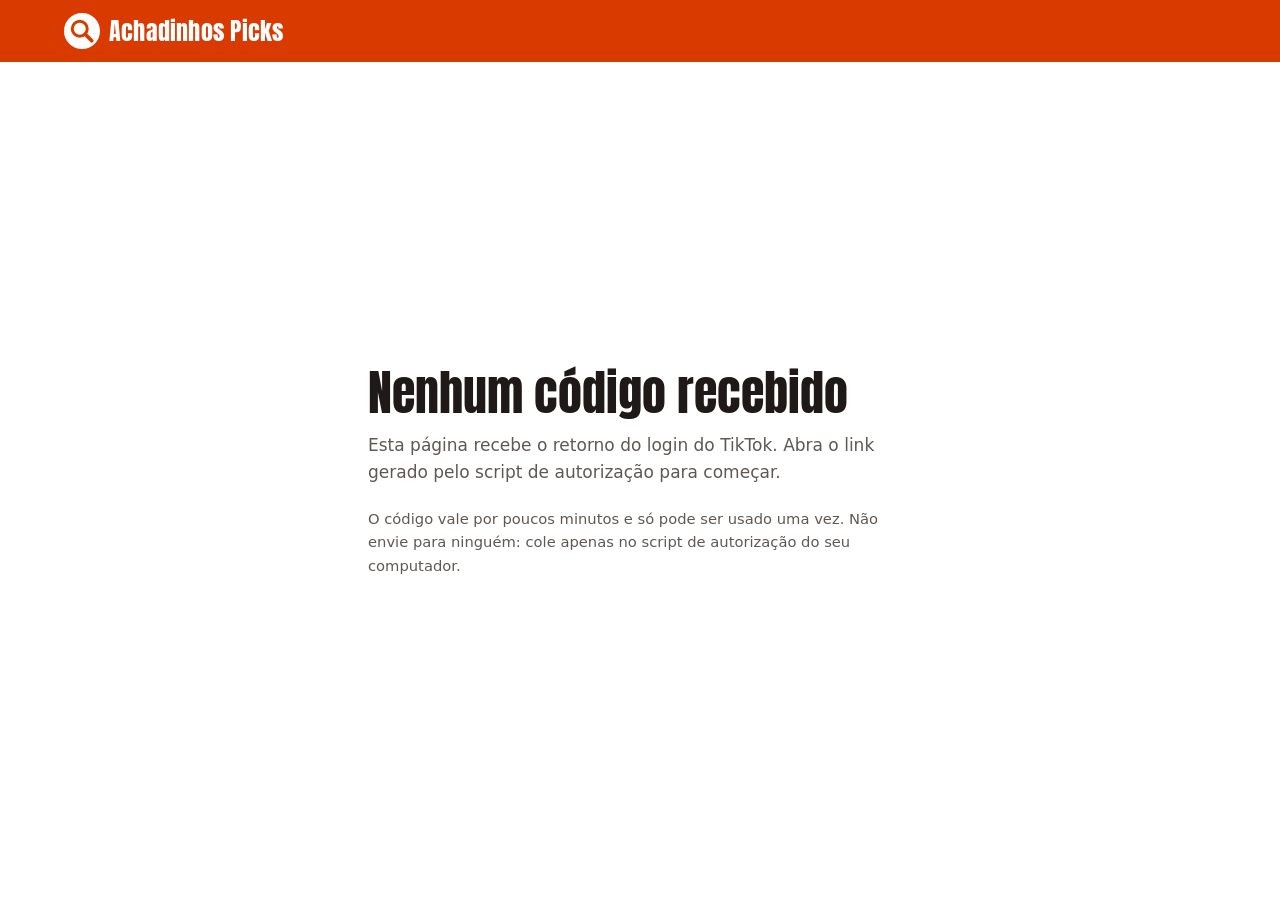
<file: callback.html>
<!doctype html>
<html lang="pt-BR">
<head>
  <meta charset="utf-8">
  <meta name="viewport" content="width=device-width, initial-scale=1">
  <!-- Só o script deste site roda aqui; nada externo. O code nunca sai desta página. -->
  <meta http-equiv="Content-Security-Policy" content="default-src 'none'; style-src 'self'; script-src 'self'; font-src 'self'; img-src 'self'; base-uri 'none'; form-action 'none'">
  <meta name="referrer" content="no-referrer">
  <meta name="robots" content="noindex">
  <title>Autorização do TikTok | Achadinhos Picks</title>
  <meta name="theme-color" content="#d93a00">
  <link rel="icon" href="favicon.svg?v=2" type="image/svg+xml">
  <link rel="stylesheet" href="style.css?v=4">
  <script src="callback.js" defer></script>
</head>
<body>
  <header class="barra">
    <div class="miolo">
      <a class="marca" href="./" aria-label="Achadinhos Picks, página inicial">
        <svg viewBox="0 0 48 48" aria-hidden="true"><circle cx="24" cy="24" r="24" fill="#fff"/><circle cx="21" cy="21" r="10" fill="none" stroke="#d93a00" stroke-width="4"/><path d="M28.5 28.5 37 37" stroke="#d93a00" stroke-width="5" stroke-linecap="round"/></svg>
        Achadinhos Picks
      </a>
    </div>
  </header>
  <main class="retorno">
    <div class="painel">
      <h1 id="titulo">Autorização do TikTok</h1>
      <p id="status" class="status" role="status">Lendo a resposta do TikTok.</p>
      <code id="codigo" class="codigo" hidden></code>
      <button id="copiar" class="botao acao" type="button" hidden>Copiar código</button>
      <p class="nota">O código vale por poucos minutos e só pode ser usado uma vez. Não envie para ninguém: cole apenas no script de autorização do seu computador.</p>
    </div>
  </main>
</body>
</html>
</file>
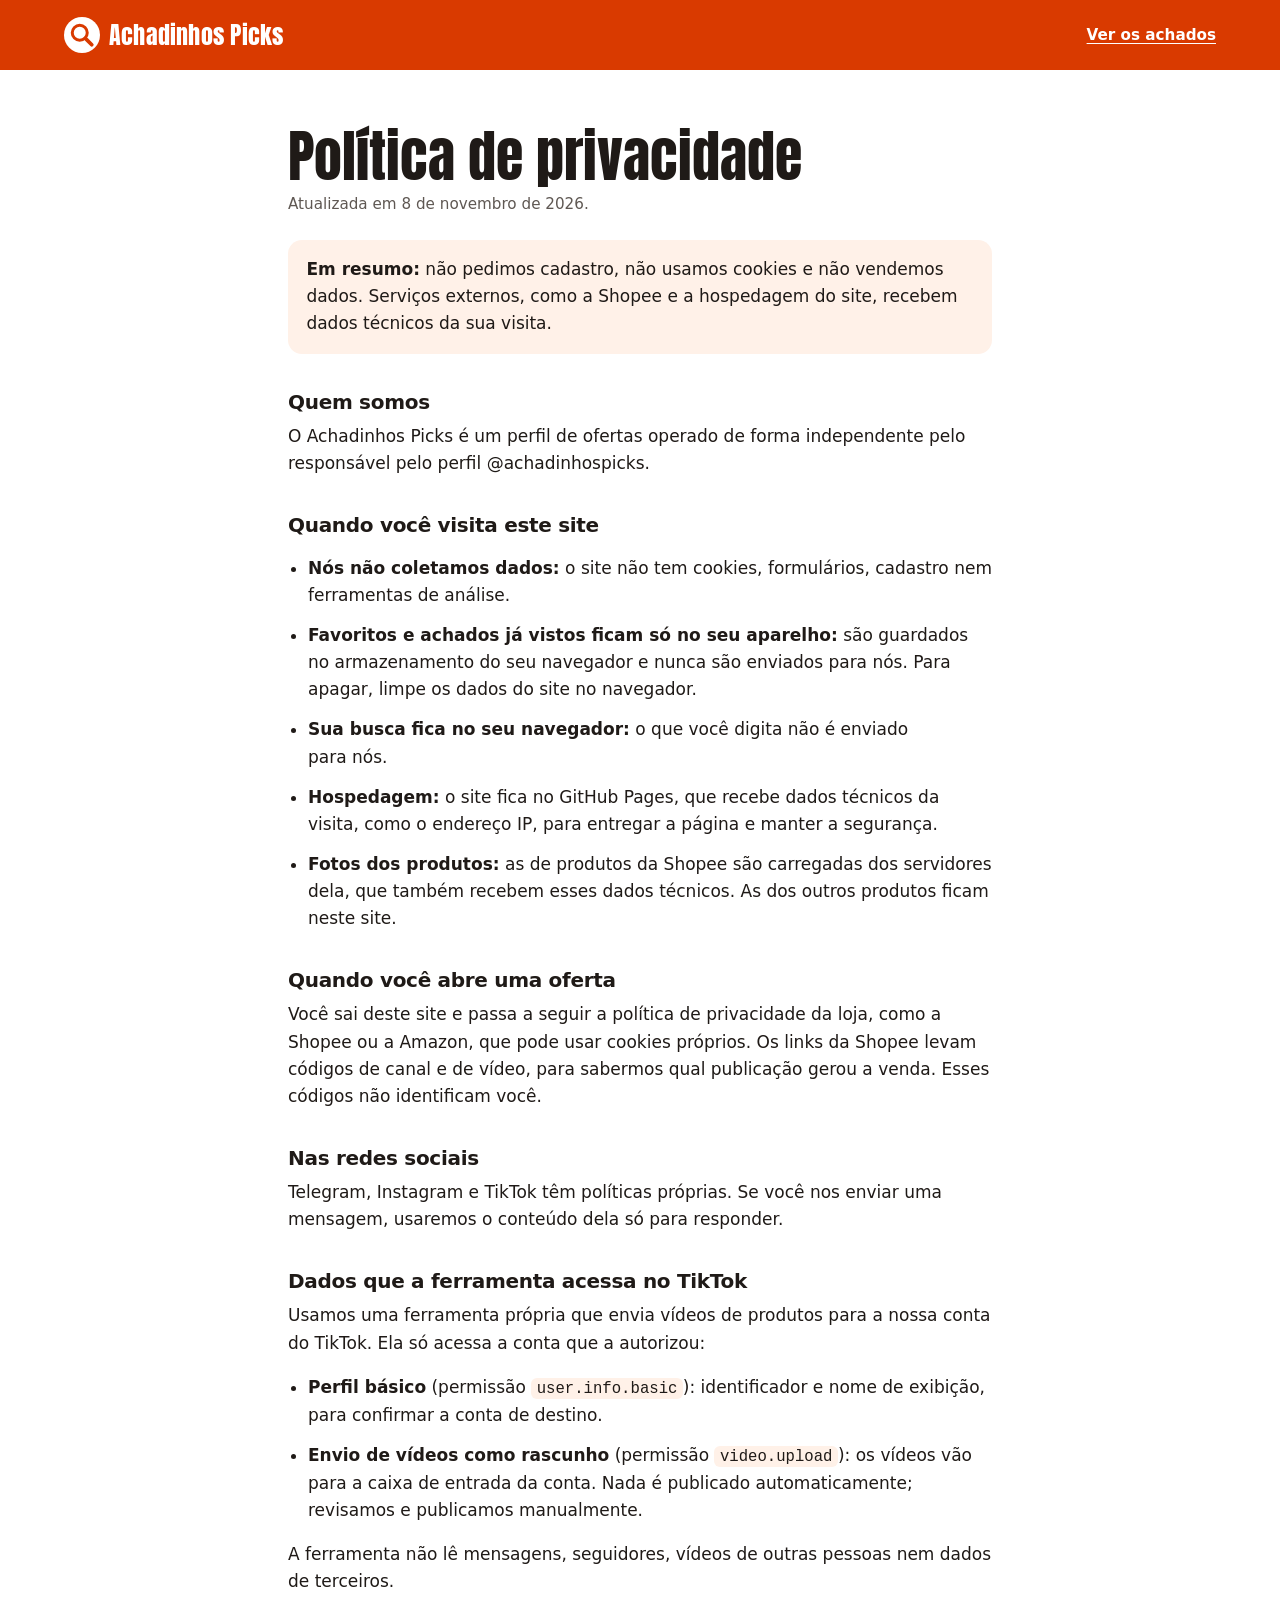
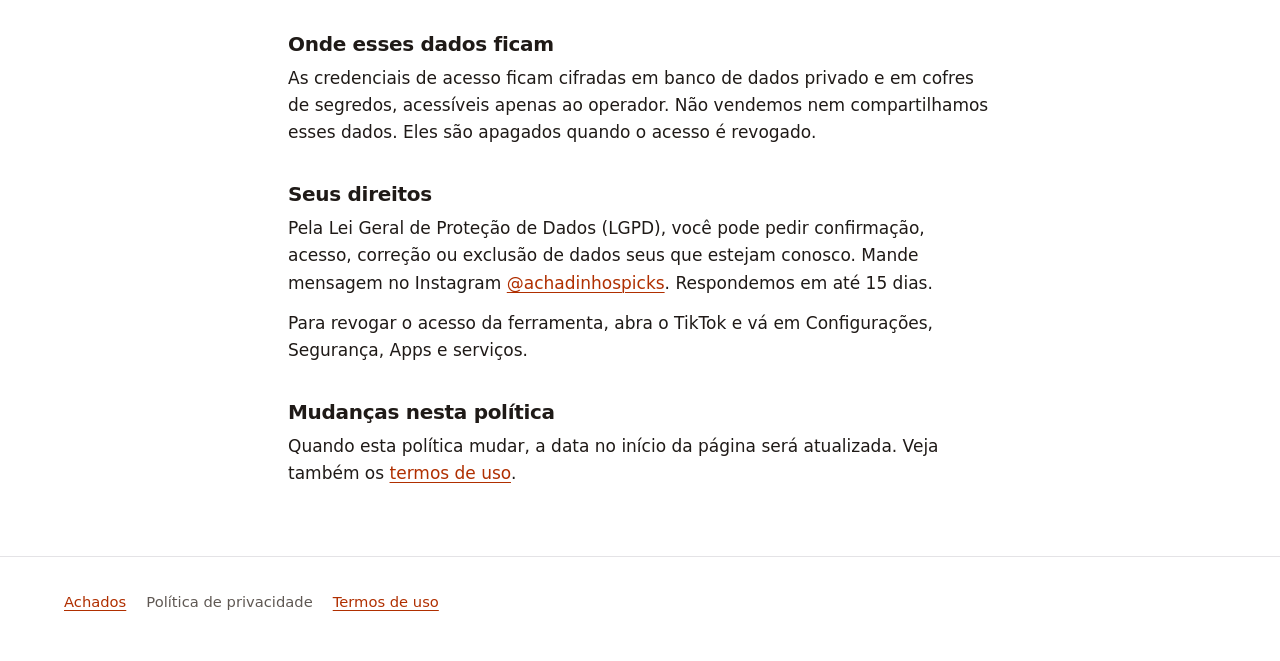
<file: privacidade.html>
<!doctype html>
<html lang="pt-BR">
<head>
  <meta charset="utf-8">
  <meta name="viewport" content="width=device-width, initial-scale=1">
  <meta http-equiv="Content-Security-Policy" content="default-src 'none'; style-src 'self'; font-src 'self'; img-src 'self'; base-uri 'none'; form-action 'none'">
  <meta name="referrer" content="strict-origin-when-cross-origin">
  <title>Política de privacidade | Achadinhos Picks</title>
  <meta name="description" content="Quais dados o site e a ferramenta do Achadinhos Picks usam, e como pedir a exclusão.">
  <meta name="theme-color" content="#d93a00">
  <link rel="icon" href="favicon.svg?v=2" type="image/svg+xml">
  <link rel="stylesheet" href="style.css?v=4">
</head>
<body>
  <a class="pular" href="#conteudo">Pular para o conteúdo</a>
  <header class="barra">
    <div class="miolo">
      <a class="marca" href="./" aria-label="Achadinhos Picks, página inicial">
        <svg viewBox="0 0 48 48" aria-hidden="true"><circle cx="24" cy="24" r="24" fill="#fff"/><circle cx="21" cy="21" r="10" fill="none" stroke="#d93a00" stroke-width="4"/><path d="M28.5 28.5 37 37" stroke="#d93a00" stroke-width="5" stroke-linecap="round"/></svg>
        Achadinhos Picks
      </a>
      <a class="voltar" href="./">Ver os achados</a>
    </div>
  </header>

  <main id="conteudo" class="documento">
    <h1>Política de privacidade</h1>
    <p class="data">Atualizada em 8 de novembro de 2026.</p>
    <p class="resumo"><strong>Em resumo:</strong> não pedimos cadastro, não usamos cookies e não vendemos dados. Serviços externos, como a Shopee e a hospedagem do site, recebem dados técnicos da sua visita.</p>

    <h2>Quem somos</h2>
    <p>O Achadinhos Picks é um perfil de ofertas operado de forma independente pelo responsável pelo perfil @achadinhospicks.</p>

    <h2>Quando você visita este site</h2>
    <ul>
      <li><strong>Nós não coletamos dados:</strong> o site não tem cookies, formulários, cadastro nem ferramentas de análise.</li>
      <li><strong>Favoritos e achados já vistos ficam só no seu aparelho:</strong> são guardados no armazenamento do seu navegador e nunca são enviados para nós. Para apagar, limpe os dados do site no navegador.</li>
      <li><strong>Sua busca fica no seu navegador:</strong> o que você digita não é enviado para nós.</li>
      <li><strong>Hospedagem:</strong> o site fica no GitHub Pages, que recebe dados técnicos da visita, como o endereço IP, para entregar a página e manter a segurança.</li>
      <li><strong>Fotos dos produtos:</strong> as de produtos da Shopee são carregadas dos servidores dela, que também recebem esses dados técnicos. As dos outros produtos ficam neste site.</li>
    </ul>

    <h2>Quando você abre uma oferta</h2>
    <p>Você sai deste site e passa a seguir a política de privacidade da loja, como a Shopee ou a Amazon, que pode usar cookies próprios. Os links da Shopee levam códigos de canal e de vídeo, para sabermos qual publicação gerou a venda. Esses códigos não identificam você.</p>

    <h2>Nas redes sociais</h2>
    <p>Telegram, Instagram e TikTok têm políticas próprias. Se você nos enviar uma mensagem, usaremos o conteúdo dela só para responder.</p>

    <h2>Dados que a ferramenta acessa no TikTok</h2>
    <p>Usamos uma ferramenta própria que envia vídeos de produtos para a nossa conta do TikTok. Ela só acessa a conta que a autorizou:</p>
    <ul>
      <li><strong>Perfil básico</strong> (permissão <code>user.info.basic</code>): identificador e nome de exibição, para confirmar a conta de destino.</li>
      <li><strong>Envio de vídeos como rascunho</strong> (permissão <code>video.upload</code>): os vídeos vão para a caixa de entrada da conta. Nada é publicado automaticamente; revisamos e publicamos manualmente.</li>
    </ul>
    <p>A ferramenta não lê mensagens, seguidores, vídeos de outras pessoas nem dados de terceiros.</p>

    <h2>Onde esses dados ficam</h2>
    <p>As credenciais de acesso ficam cifradas em banco de dados privado e em cofres de segredos, acessíveis apenas ao operador. Não vendemos nem compartilhamos esses dados. Eles são apagados quando o acesso é revogado.</p>

    <h2>Seus direitos</h2>
    <p>Pela Lei Geral de Proteção de Dados (LGPD), você pode pedir confirmação, acesso, correção ou exclusão de dados seus que estejam conosco. Mande mensagem no Instagram <a href="https://www.instagram.com/achadinhospicks" rel="noopener">@achadinhospicks</a>. Respondemos em até 15 dias.</p>
    <p>Para revogar o acesso da ferramenta, abra o TikTok e vá em Configurações, Segurança, Apps e serviços.</p>

    <h2>Mudanças nesta política</h2>
    <p>Quando esta política mudar, a data no início da página será atualizada. Veja também os <a href="termos.html">termos de uso</a>.</p>
  </main>

  <footer class="rodape">
    <div class="miolo">
      <nav aria-label="Páginas do site">
        <a href="./">Achados</a>
        <a href="privacidade.html" aria-current="page">Política de privacidade</a>
        <a href="termos.html">Termos de uso</a>
      </nav>
    </div>
  </footer>
</body>
</html>
</file>
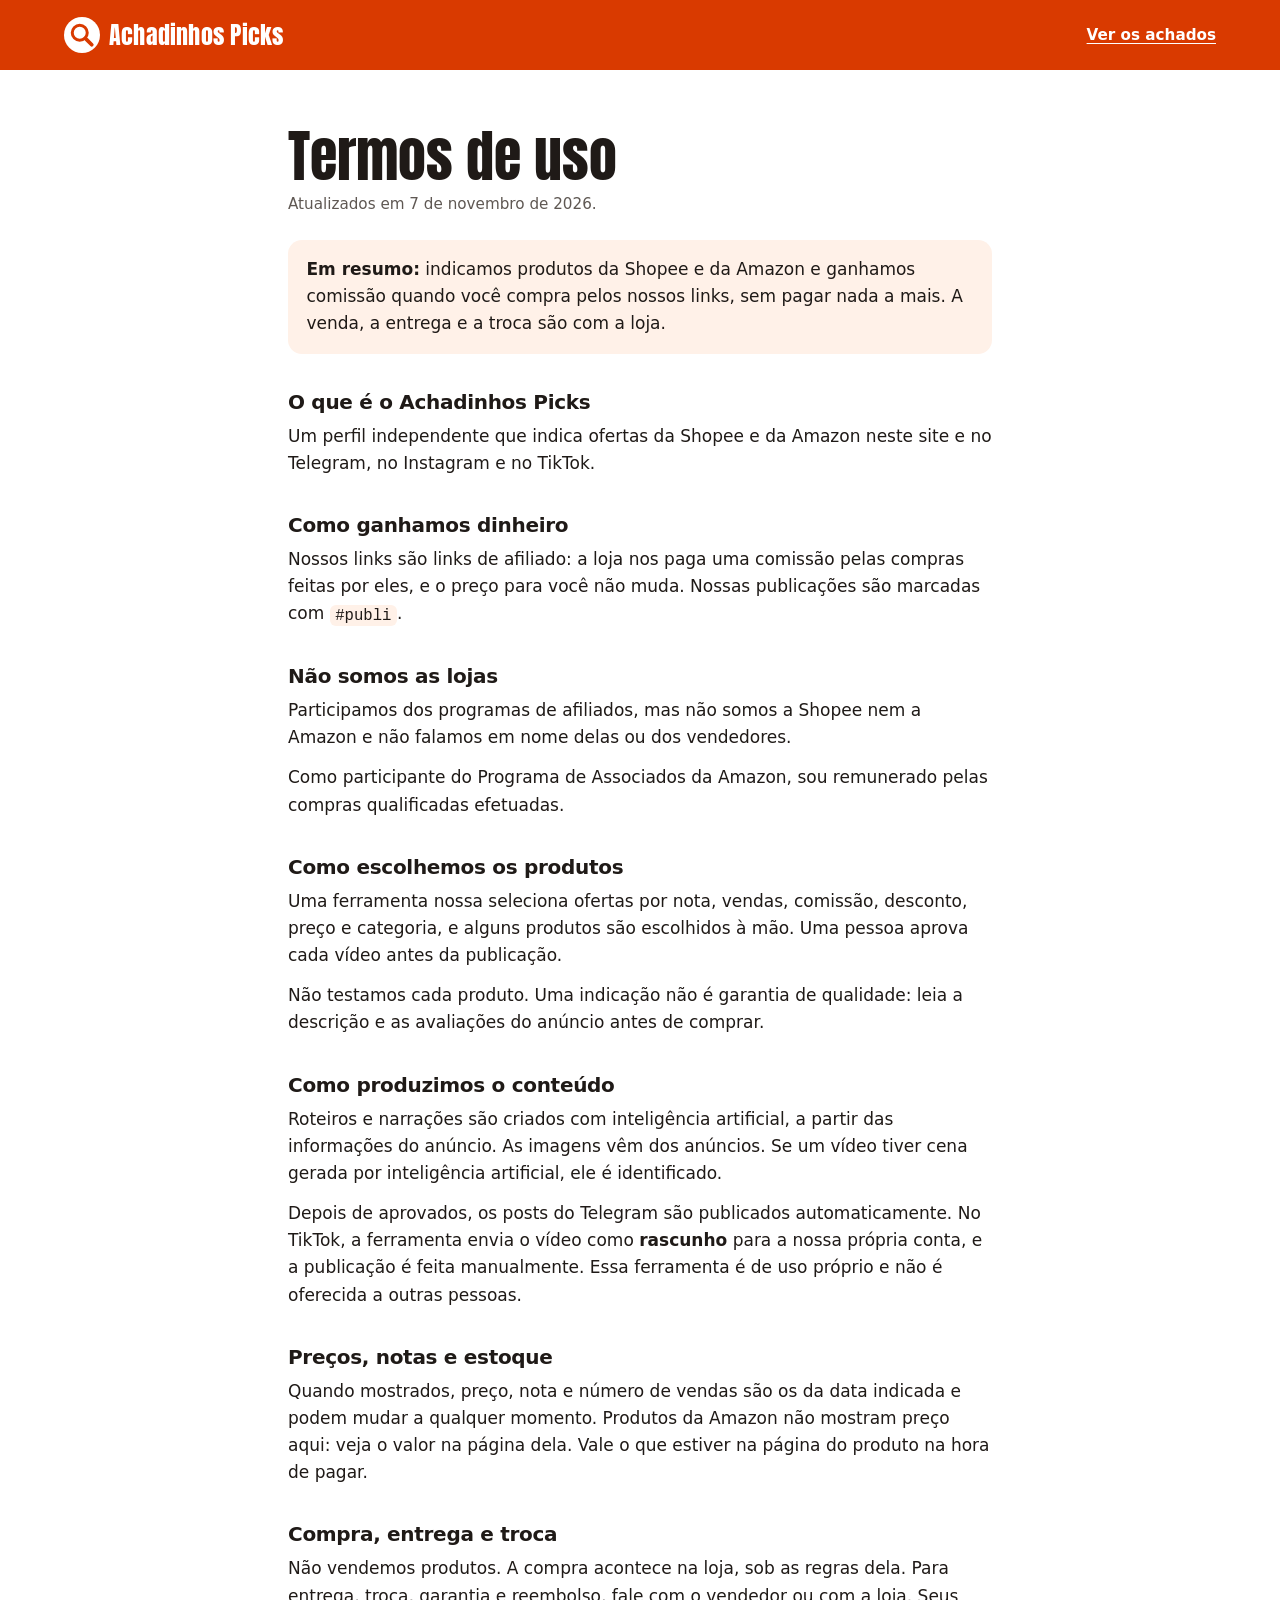
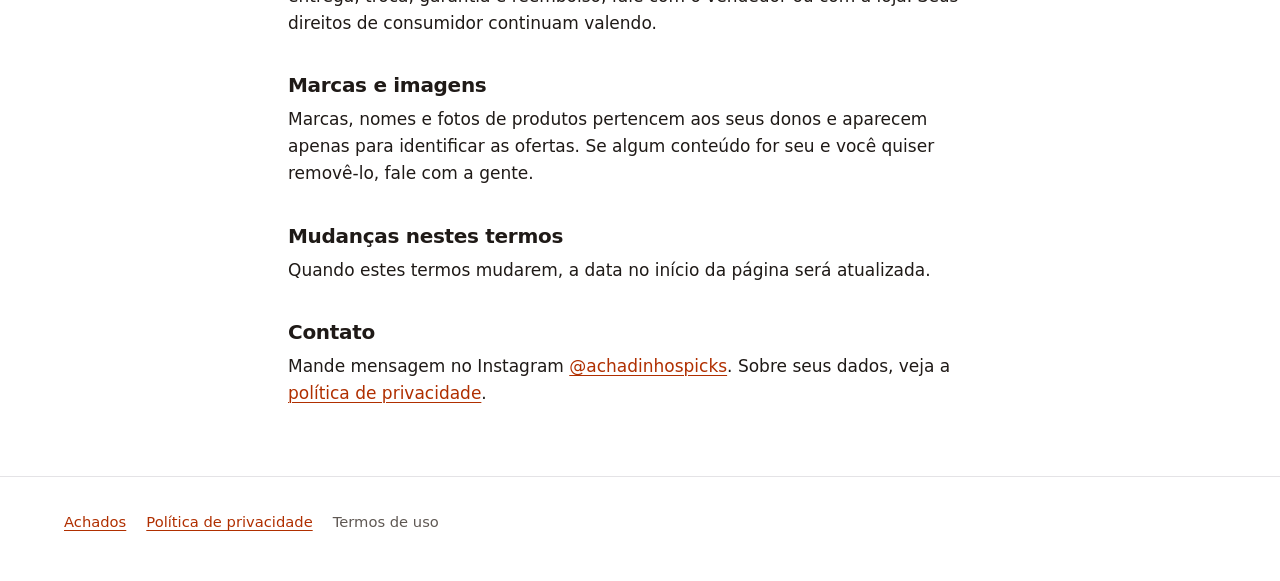
<file: termos.html>
<!doctype html>
<html lang="pt-BR">
<head>
  <meta charset="utf-8">
  <meta name="viewport" content="width=device-width, initial-scale=1">
  <meta http-equiv="Content-Security-Policy" content="default-src 'none'; style-src 'self'; font-src 'self'; img-src 'self'; base-uri 'none'; form-action 'none'">
  <meta name="referrer" content="strict-origin-when-cross-origin">
  <title>Termos de uso | Achadinhos Picks</title>
  <meta name="description" content="Como funcionam as indicações do Achadinhos Picks, os links de afiliado e as compras nas lojas.">
  <meta name="theme-color" content="#d93a00">
  <link rel="icon" href="favicon.svg?v=2" type="image/svg+xml">
  <link rel="stylesheet" href="style.css?v=4">
</head>
<body>
  <a class="pular" href="#conteudo">Pular para o conteúdo</a>
  <header class="barra">
    <div class="miolo">
      <a class="marca" href="./" aria-label="Achadinhos Picks, página inicial">
        <svg viewBox="0 0 48 48" aria-hidden="true"><circle cx="24" cy="24" r="24" fill="#fff"/><circle cx="21" cy="21" r="10" fill="none" stroke="#d93a00" stroke-width="4"/><path d="M28.5 28.5 37 37" stroke="#d93a00" stroke-width="5" stroke-linecap="round"/></svg>
        Achadinhos Picks
      </a>
      <a class="voltar" href="./">Ver os achados</a>
    </div>
  </header>

  <main id="conteudo" class="documento">
    <h1>Termos de uso</h1>
    <p class="data">Atualizados em 7 de novembro de 2026.</p>
    <p class="resumo"><strong>Em resumo:</strong> indicamos produtos da Shopee e da Amazon e ganhamos comissão quando você compra pelos nossos links, sem pagar nada a mais. A venda, a entrega e a troca são com a loja.</p>

    <h2>O que é o Achadinhos Picks</h2>
    <p>Um perfil independente que indica ofertas da Shopee e da Amazon neste site e no Telegram, no Instagram e no TikTok.</p>

    <h2>Como ganhamos dinheiro</h2>
    <p>Nossos links são links de afiliado: a loja nos paga uma comissão pelas compras feitas por eles, e o preço para você não muda. Nossas publicações são marcadas com <code>#publi</code>.</p>

    <h2>Não somos as lojas</h2>
    <p>Participamos dos programas de afiliados, mas não somos a Shopee nem a Amazon e não falamos em nome delas ou dos vendedores.</p>
    <p>Como participante do Programa de Associados da Amazon, sou remunerado pelas compras qualificadas efetuadas.</p>

    <h2>Como escolhemos os produtos</h2>
    <p>Uma ferramenta nossa seleciona ofertas por nota, vendas, comissão, desconto, preço e categoria, e alguns produtos são escolhidos à mão. Uma pessoa aprova cada vídeo antes da publicação.</p>
    <p>Não testamos cada produto. Uma indicação não é garantia de qualidade: leia a descrição e as avaliações do anúncio antes de comprar.</p>

    <h2>Como produzimos o conteúdo</h2>
    <p>Roteiros e narrações são criados com inteligência artificial, a partir das informações do anúncio. As imagens vêm dos anúncios. Se um vídeo tiver cena gerada por inteligência artificial, ele é identificado.</p>
    <p>Depois de aprovados, os posts do Telegram são publicados automaticamente. No TikTok, a ferramenta envia o vídeo como <strong>rascunho</strong> para a nossa própria conta, e a publicação é feita manualmente. Essa ferramenta é de uso próprio e não é oferecida a outras pessoas.</p>

    <h2>Preços, notas e estoque</h2>
    <p>Quando mostrados, preço, nota e número de vendas são os da data indicada e podem mudar a qualquer momento. Produtos da Amazon não mostram preço aqui: veja o valor na página dela. Vale o que estiver na página do produto na hora de pagar.</p>

    <h2>Compra, entrega e troca</h2>
    <p>Não vendemos produtos. A compra acontece na loja, sob as regras dela. Para entrega, troca, garantia e reembolso, fale com o vendedor ou com a loja. Seus direitos de consumidor continuam valendo.</p>

    <h2>Marcas e imagens</h2>
    <p>Marcas, nomes e fotos de produtos pertencem aos seus donos e aparecem apenas para identificar as ofertas. Se algum conteúdo for seu e você quiser removê-lo, fale com a gente.</p>

    <h2>Mudanças nestes termos</h2>
    <p>Quando estes termos mudarem, a data no início da página será atualizada.</p>

    <h2>Contato</h2>
    <p>Mande mensagem no Instagram <a href="https://www.instagram.com/achadinhospicks" rel="noopener">@achadinhospicks</a>. Sobre seus dados, veja a <a href="privacidade.html">política de privacidade</a>.</p>
  </main>

  <footer class="rodape">
    <div class="miolo">
      <nav aria-label="Páginas do site">
        <a href="./">Achados</a>
        <a href="privacidade.html">Política de privacidade</a>
        <a href="termos.html" aria-current="page">Termos de uso</a>
      </nav>
    </div>
  </footer>
</body>
</html>
</file>
<file: style.css>
/* Achadinhos Picks: estilo único das páginas. A vitrine usa a Anton dos vídeos (só o subconjunto
   necessário, 18 KB) nos números; o resto usa a fonte do sistema. */

@font-face {
  font-family: "Anton";
  src: url("fontes/anton.woff2") format("woff2");
  font-display: swap;
}

:root {
  --laranja: #d93a00;
  --brasa: #b02f00;
  --etiqueta: #ffd43b;
  --tinta: #1f1a17;
  --tinta-suave: #5f5853;
  --papel: #ffffff;
  --fundo: #f3f3f5;
  --linha: #e4e3e6;
  --fundo-codigo: #fff1e8;
  --link: var(--brasa);
  --raio: 14px;
  --medida: 68ch;
  --display: "Anton", Impact, "Arial Narrow", sans-serif;
  color-scheme: light dark;
}

@media (prefers-color-scheme: dark) {
  :root {
    --tinta: #f5f1ee;
    --tinta-suave: #bdb5af;
    --papel: #26211e;
    --fundo: #181513;
    --linha: #3a3430;
    --fundo-codigo: #2f2622;
    --link: #ff9a70;
  }
}

*,
*::before,
*::after { box-sizing: border-box; }

html { -webkit-text-size-adjust: 100%; }

body {
  margin: 0;
  background: var(--papel);
  color: var(--tinta);
  font: 400 1.0625rem/1.6 system-ui, -apple-system, "Segoe UI", Roboto, "Helvetica Neue", Arial, sans-serif;
}

a { color: var(--link); text-underline-offset: 0.18em; text-decoration-thickness: 0.08em; }
a:hover { text-decoration-thickness: 0.14em; }
a, button { touch-action: manipulation; -webkit-tap-highlight-color: transparent; }

:focus-visible { outline: 3px solid var(--laranja); outline-offset: 3px; border-radius: 4px; }

.pular {
  position: absolute; left: 1rem; top: -4rem;
  background: var(--etiqueta); color: #1f1a17; padding: 0.5rem 0.9rem; border-radius: 8px;
  font-weight: 700; text-decoration: none; z-index: 10;
}
.pular:focus { top: 1rem; }

.miolo { width: min(100% - 2rem, 72rem); margin-inline: auto; }

.so-leitor {
  position: absolute; width: 1px; height: 1px; margin: -1px; padding: 0;
  overflow: hidden; clip-path: inset(50%); white-space: nowrap; border: 0;
}

.marca {
  display: inline-flex; align-items: center; gap: 0.55rem;
  color: #fff; text-decoration: none; font: 400 1.5rem/1.1 var(--display); letter-spacing: 0.01em;
}
.marca svg { width: 2.25rem; height: 2.25rem; flex: none; }

.botao {
  display: inline-block; padding: 0.65rem 1.1rem; border-radius: 999px;
  background: var(--laranja); color: #fff; font-weight: 700; text-decoration: none; white-space: nowrap;
}
.botao:hover { background: var(--brasa); }

/* ---------- vitrine: o palco laranja e a etiqueta de busca ---------- */

.vitrine { background: var(--fundo); }

.palco {
  background: var(--laranja); color: #fff; text-align: center;
  padding-block: 1.25rem 3.75rem;
}
.palco .marca { gap: 0.7rem; font: 400 clamp(1.75rem, 7vw, 2.5rem)/1.1 var(--display); letter-spacing: 0.01em; }
.palco .marca svg { width: clamp(2.5rem, 9vw, 3.25rem); height: clamp(2.5rem, 9vw, 3.25rem); }
.palco :focus-visible { outline-color: #fff; }
.palco h1 {
  margin: clamp(1.25rem, 4vw, 2rem) 0 0;
  font: 400 clamp(2.75rem, 13.5vw, 5.5rem)/1.08 var(--display);
  text-wrap: balance;
}
/* Uma frase por linha no celular; lado a lado quando couber. */
.palco h1 span { display: block; }
@media (min-width: 46rem) { .palco h1 span { display: inline; } }

/* A etiqueta é a busca: fica sempre à mão, sobre a lista, ao rolar a página. */
.busca {
  position: sticky; top: 0.6rem; z-index: 5;
  width: min(100% - 2rem, 72rem); margin: -2.3rem auto 0;
  filter: drop-shadow(0 6px 12px rgba(31, 26, 23, 0.28));
}
.etiqueta-busca {
  display: flex; align-items: center; max-width: 38rem; min-height: 4.5rem; margin-inline: auto;
  padding: 0.25rem 0.5rem 0.25rem 3rem;
  background: var(--etiqueta); color: #1f1a17;
  border-radius: 0.6rem 1.75rem 1.75rem 0.6rem;
  /* O furo da etiqueta deixa ver o que está atrás. */
  -webkit-mask: radial-gradient(circle at 1.45rem 50%, transparent 0.42rem, #000 0.46rem);
  mask: radial-gradient(circle at 1.45rem 50%, transparent 0.42rem, #000 0.46rem);
  transform-origin: 1.45rem 50%;
}
.busca input {
  flex: 1; min-width: 0; height: 3.5rem; padding: 0;
  border: 0; border-radius: 0; outline: 0; background: transparent; color: inherit;
  font: 400 clamp(1.25rem, 6.2vw, 2.2rem)/1.1 var(--display);
  -webkit-appearance: none; appearance: none;
}
.busca input::placeholder { color: #6d5900; opacity: 1; }
.busca input::-webkit-search-cancel-button { display: none; }
.busca:focus-within .etiqueta-busca { box-shadow: inset 0 0 0 3px #1f1a17; }

.limpar {
  flex: none; width: 3rem; height: 3rem; padding: 0.7rem; border: 0; border-radius: 50%;
  background: transparent; color: inherit; cursor: pointer;
}
.limpar[hidden] { display: none; }
.limpar:active { background: rgba(31, 26, 23, 0.14); }

/* Balança presa pelo furo ao abrir: o único movimento que não vem de um toque. */
@media (prefers-reduced-motion: no-preference) {
  .etiqueta-busca { animation: balanca 900ms cubic-bezier(0.3, 1.5, 0.5, 1); }
  @keyframes balanca {
    from { transform: rotate(3.5deg); }
    to { transform: rotate(0); }
  }
}

/* ---------- lista ---------- */

#achados { padding-block: 0.5rem 3rem; scroll-margin-top: 6rem; }

.estado-linha { display: flex; align-items: center; justify-content: space-between; gap: 1rem; min-height: 2.75rem; margin-bottom: 0.5rem; }
.estado-linha p { margin: 0; color: var(--tinta-suave); font-size: 0.95rem; line-height: 1.35; }

.botao-leve {
  flex: none; min-height: 2.75rem; padding: 0 0.9rem; border: 0; border-radius: 999px;
  background: var(--papel); color: var(--link); font: inherit; font-size: 0.95rem; font-weight: 700; cursor: pointer;
}
.botao-leve[hidden] { display: none; }
.botao-leve:active { transform: scale(0.97); }

/* Barra da lista numa grade: no celular, contagem, categorias e os dois seletores empilhados;
   no computador, contagem à esquerda e seletores à direita, categorias na linha de baixo. */
.barra-lista {
  display: grid; grid-template-columns: minmax(0, 1fr); align-items: center;
  grid-template-areas: "estado" "cats" "seletores"; gap: 0.5rem 1rem; margin-bottom: 0.75rem;
}
.barra-lista .estado-linha { grid-area: estado; margin-bottom: 0; }
/* Os filhos de #filtros entram direto na grade; escondido, some tudo. */
.filtros { display: contents; }
.filtros[hidden] { display: none; }
/* No celular, as faixas rolam de lado em vez de quebrar em duas linhas. */
.faixas {
  position: relative; display: flex; gap: 0.5rem; flex: 1 1 100%; min-width: 0;
  overflow-x: auto; scrollbar-width: none; padding: 6px; margin: -6px; /* folga para o contorno de foco */
}
.faixas::-webkit-scrollbar { display: none; }
.faixas[hidden] { display: none; }
.faixas button {
  flex: none; white-space: nowrap;
  min-height: 2.75rem; padding: 0 1rem; border: 0; border-radius: 999px;
  background: var(--papel); color: var(--tinta); font: inherit; font-size: 0.92rem; font-weight: 600; cursor: pointer;
}
.faixas button[hidden] { display: none; }
.faixas button:active { transform: scale(0.97); }
.faixas button[aria-pressed="true"] { background: var(--tinta); color: var(--papel); }
.conta { margin-left: 0.4rem; font-weight: 400; font-variant-numeric: tabular-nums; }
.conta:empty { display: none; }

.grade-achados {
  list-style: none; margin: 0; padding: 0;
  display: grid; gap: 0.75rem; grid-template-columns: repeat(auto-fill, minmax(min(100%, 10rem), 1fr));
}
.achado {
  position: relative; display: flex; flex-direction: column;
  background: var(--papel); border-radius: 1.1rem; overflow: hidden;
  /* O navegador não desenha o que está longe da tela. */
  content-visibility: auto; contain-intrinsic-size: auto 25rem;
}
.achado[hidden] { display: none; }
.achado.molde { aspect-ratio: 10 / 16; }
/* O cartão abre o painel de detalhes; "Ver oferta" leva direto à loja. */
.abrir {
  display: flex; flex-direction: column; flex: 1; width: 100%; padding: 0 0 0.2rem;
  color: inherit; text-decoration: none;
}
.abrir:active { transform: scale(0.98); transition: transform 100ms ease-out; }
.abrir:focus-visible { outline-offset: -3px; border-radius: 1.1rem; }

/* As fotos dos anúncios têm fundo branco: a moldura branca as mantém iguais no modo escuro. */
.foto { position: relative; background: #fff; }
.foto img { display: block; width: 100%; height: auto; aspect-ratio: 1; object-fit: contain; }
.fora .foto img { filter: grayscale(1); opacity: 0.6; }

.selo {
  position: absolute; top: 0.5rem; left: 0.5rem;
  padding: 0.25rem 0.65rem 0.25rem 1.3rem;
  background: var(--etiqueta); color: #1f1a17;
  font: 400 1.2rem/1.2 var(--display);
  border-radius: 0.3rem 0.8rem 0.8rem 0.3rem;
  -webkit-mask: radial-gradient(circle at 0.62rem 50%, transparent 0.2rem, #000 0.23rem);
  mask: radial-gradient(circle at 0.62rem 50%, transparent 0.2rem, #000 0.23rem);
}

.novo {
  position: absolute; top: 0.55rem; right: 0.5rem; padding: 0.15rem 0.6rem;
  /* Pílula escura com contorno branco: legível sobre qualquer foto, clara ou escura. */
  background: #1f1a17; color: var(--etiqueta); border: 2px solid #fff; border-radius: 999px;
  font-size: 0.8rem; line-height: 1.3; font-weight: 700; letter-spacing: 0.01em;
}
.novo.aviso-fora { color: #fff; }
.tem-video {
  position: absolute; bottom: 0.5rem; left: 0.5rem; padding: 0.15rem 0.55rem;
  background: #1f1a17; color: #fff; border: 2px solid #fff; border-radius: 999px;
  font-size: 0.75rem; line-height: 1.3; font-weight: 700;
}

.achado h3 {
  margin: 0.7rem 0.8rem 0; font-size: 0.92rem; line-height: 1.3; font-weight: 500;
  display: -webkit-box; -webkit-line-clamp: 2; -webkit-box-orient: vertical; overflow: hidden;
}
.preco { font: 400 1.6rem/1.15 var(--display); color: var(--link); }
.achado .preco { margin: 0.4rem 0.8rem 0; }
.desconto {
  display: inline-block; margin-left: 0.45rem; padding: 0.1rem 0.4rem; vertical-align: 0.3em;
  background: var(--etiqueta); color: #1f1a17; border-radius: 0.4rem;
  font: 700 0.78rem/1.3 system-ui, sans-serif;
}
.desconto-texto { margin: 0.3rem 0 0; color: var(--tinta-suave); font-size: 0.85rem; font-weight: 600; }
.antes { margin: 0.1rem 0.8rem 0; color: var(--tinta-suave); font-size: 0.8rem; font-weight: 600; }
.achado .sem-preco { margin: 0.4rem 0.8rem 0; color: var(--link); font-size: 0.95rem; font-weight: 700; line-height: 1.3; }
.achado.destaque .sem-preco { margin: 0.6rem 1.1rem 0; font-size: 1.25rem; }
.dados {
  display: flex; flex-wrap: wrap; gap: 0 0.6rem; margin: 0.2rem 0.8rem 0;
  color: var(--tinta-suave); font-size: 0.8rem; line-height: 1.4;
}
.estrelas { color: var(--tinta); font-weight: 600; }
.quando, .visto { flex-basis: 100%; }
.visto { font-style: italic; }

.acoes { display: flex; align-items: center; justify-content: space-between; gap: 0.25rem; margin: auto 0.4rem 0.35rem 0.8rem; }
.achado .ir {
  display: inline-flex; align-items: center; min-height: 2.75rem;
  color: var(--link); font-size: 0.9rem; font-weight: 700; text-decoration: none;
}
.fav {
  flex: none; display: grid; place-items: center; width: 2.75rem; height: 2.75rem;
  border: 0; border-radius: 999px; background: transparent; color: var(--tinta-suave); cursor: pointer;
}
.fav svg { width: 1.35rem; height: 1.35rem; fill: none; stroke: currentColor; stroke-width: 2; }
.fav[aria-pressed="true"] { color: #e0245e; }
.fav[aria-pressed="true"] svg { fill: currentColor; }
.fav:active { transform: scale(0.9); }

/* Só aparece no achado em destaque. */
.compartilhar { display: none; }
.achado.destaque .compartilhar {
  display: block; width: calc(100% - 2.2rem); min-height: 2.75rem; margin: 0 1.1rem 1rem;
  border: 0; border-radius: 999px; background: transparent; color: var(--link);
  font: inherit; font-size: 0.95rem; font-weight: 700; cursor: pointer;
}
.achado.destaque .compartilhar:active { transform: scale(0.97); }

@media (hover: hover) {
  .achado .ir:hover { text-decoration: underline; text-underline-offset: 0.2em; }
  /* Destaque no cartão inteiro, sem pintar o nome: o título não deve parecer um link. */
  .achado:hover { box-shadow: 0 0 0 2px var(--linha); }
}

/* Digitou o número certo: o achado toma a tela e o botão de compra aparece grande. */
.achado.destaque { grid-column: 1 / -1; content-visibility: visible; }
.achado.destaque .selo {
  top: 0.8rem; left: 0.8rem; padding: 0.35rem 1rem 0.35rem 1.9rem; font-size: 2rem;
  border-radius: 0.4rem 1.1rem 1.1rem 0.4rem;
  -webkit-mask: radial-gradient(circle at 0.92rem 50%, transparent 0.3rem, #000 0.33rem);
  mask: radial-gradient(circle at 0.92rem 50%, transparent 0.3rem, #000 0.33rem);
}
.achado.destaque h3 { margin: 1rem 1.1rem 0; font-size: 1.15rem; -webkit-line-clamp: 4; }
.achado.destaque .preco { margin: 0.6rem 1.1rem 0; font-size: 3rem; }
.achado.destaque .antes { margin: 0.2rem 1.1rem 0; font-size: 0.95rem; }
.achado.destaque .dados { margin: 0.3rem 1.1rem 0; font-size: 0.95rem; }
.achado.destaque .acoes { margin: 1.1rem 1.1rem 0.5rem; gap: 0.5rem; }
.achado.destaque .ir {
  flex: 1; justify-content: center; padding: 0.95rem; border-radius: 999px;
  background: var(--laranja); color: #fff; font-size: 1.05rem;
}

@media (min-width: 46rem) {
  .grade-achados { gap: 1.1rem; grid-template-columns: repeat(auto-fill, minmax(13.5rem, 1fr)); }
  .achado.destaque .abrir {
    display: grid; grid-template-columns: minmax(0, 24rem) minmax(0, 1fr);
    grid-template-rows: auto auto auto auto 1fr; column-gap: 1rem; padding-bottom: 0;
  }
  .achado.destaque .foto { grid-row: 1 / 6; }
  /* Reserva o espaço dos botões, que ficam na coluna do texto, embaixo. */
  .achado.destaque .dados { margin-bottom: 6rem; }
  .achado.destaque h3 { margin-top: 1.5rem; font-size: 1.4rem; }
  .achado.destaque .acoes {
    position: absolute; left: calc(min(24rem, 50%) + 2.1rem); right: 11rem; bottom: 1.5rem; margin: 0;
  }
  .achado.destaque .ir { flex: 0 1 auto; padding-inline: 2.5rem; }
  .achado.destaque .compartilhar { position: absolute; right: 1.1rem; bottom: 1.6rem; width: auto; margin: 0; padding-inline: 1.25rem; }
}

/* ---------- como funciona, coleções, voltar ao topo ---------- */

.dica { margin: 0.9rem 0 0; color: var(--tinta-suave); font-size: 0.88rem; line-height: 1.4; }

#categorias { grid-area: cats; }
.seletores { grid-area: seletores; display: grid; grid-template-columns: minmax(0, 1fr) minmax(0, 1fr); gap: 0.5rem; }
.seta { position: relative; display: flex; }
.seta::after {
  content: ""; position: absolute; right: 1rem; top: 50%; width: 0.45rem; height: 0.45rem; pointer-events: none;
  border-right: 2px solid var(--tinta); border-bottom: 2px solid var(--tinta); transform: translateY(-70%) rotate(45deg);
}
.seletores select {
  appearance: none; -webkit-appearance: none; width: 100%;
  min-height: 2.75rem; padding: 0 2.5rem 0 1rem; border: 0; border-radius: 999px;
  background: var(--papel); color: var(--tinta); font: inherit; font-size: 0.92rem; font-weight: 600; cursor: pointer;
}
@media (min-width: 46rem) {
  .barra-lista { grid-template-columns: minmax(0, 1fr) auto; grid-template-areas: "estado seletores" "cats cats"; }
  .seletores { display: flex; }
  .seletores select { width: auto; min-width: 11.5rem; }
  /* No computador não há barra de rolagem à vista: as categorias quebram linha. */
  #categorias { flex-wrap: wrap; overflow: visible; }
}

.topo {
  position: fixed; right: 1rem; bottom: calc(1rem + env(safe-area-inset-bottom)); z-index: 5;
  display: grid; place-items: center; width: 3rem; height: 3rem;
  border: 0; border-radius: 999px; background: var(--tinta); color: var(--papel);
  box-shadow: 0 4px 14px rgb(0 0 0 / 0.25); cursor: pointer;
}
.topo[hidden] { display: none; }
.topo svg { width: 1.3rem; height: 1.3rem; }

/* ---------- painel de detalhes ---------- */

.detalhe {
  width: min(100% - 1.5rem, 50rem); max-height: calc(100% - 1.5rem); padding: 0; border: 0;
  border-radius: 1.25rem; background: var(--papel); color: var(--tinta); overflow: auto;
}
.detalhe::backdrop { background: rgb(0 0 0 / 0.6); }
.detalhe .fechar {
  position: sticky; top: 0.6rem; float: right; z-index: 2; margin: 0.6rem 0.6rem -3.35rem 0;
  display: grid; place-items: center; width: 2.75rem; height: 2.75rem;
  border: 2px solid #fff; border-radius: 999px; background: #1f1a17; color: #fff; cursor: pointer;
}
.detalhe .fechar svg { width: 1.2rem; height: 1.2rem; }
.detalhe .info { padding: 1rem 1.2rem 1.4rem; }
/* O título recebe o foco ao abrir (para o leitor de tela), mas não é clicável: sem contorno. */
.detalhe h2:focus { outline: none; }
.detalhe h2 { margin: 0.2rem 0 0.5rem; font-size: 1.15rem; line-height: 1.3; font-weight: 600; }
.detalhe .categoria { margin: 0; color: var(--tinta-suave); font-size: 0.8rem; font-weight: 700; text-transform: uppercase; letter-spacing: 0.04em; }
.detalhe .preco { margin: 0; font-size: 2.4rem; }
.detalhe .antes, .detalhe .dados { margin: 0.2rem 0 0; font-size: 0.9rem; }
.detalhe .sem-preco { margin: 0; color: var(--link); font-weight: 700; }
.aviso-preco, .aviso-fora-texto { margin: 0.8rem 0 0; color: var(--tinta-suave); font-size: 0.85rem; line-height: 1.45; }
.detalhe .botoes { display: flex; flex-wrap: wrap; gap: 0.6rem; margin-top: 1.1rem; }
.detalhe .comprar {
  flex: 1 1 100%; padding: 0.95rem; border-radius: 999px; text-align: center;
  background: var(--laranja); color: #fff; font-weight: 700; font-size: 1.05rem; text-decoration: none;
}
.detalhe .video, .detalhe .fav-texto {
  flex: 1 1 auto; display: inline-flex; align-items: center; justify-content: center; min-height: 2.75rem; padding: 0 1rem;
  border: 0; border-radius: 999px; background: var(--fundo); color: var(--tinta);
  font: inherit; font-size: 0.92rem; font-weight: 600; text-decoration: none; cursor: pointer;
}
.detalhe .fav-texto[aria-pressed="true"] { color: #e0245e; }
@media (min-width: 46rem) {
  .detalhe .corpo { display: grid; grid-template-columns: minmax(0, 1fr) minmax(0, 1fr); align-items: start; }
  .detalhe .info { padding: 1.5rem 1.5rem 1.5rem 0.5rem; }
  .detalhe h2 { font-size: 1.35rem; }
}

/* ---------- canais e transparência ---------- */

.seguir, .transparencia { padding-block: 2.25rem; border-top: 1px solid var(--linha); }
.seguir h2, .transparencia h2 { margin: 0 0 1rem; font-size: 1.3rem; line-height: 1.2; letter-spacing: -0.015em; font-weight: 700; }

.canais { list-style: none; margin: 0; padding: 0; display: grid; gap: 0.6rem; grid-template-columns: repeat(auto-fit, minmax(min(100%, 17rem), 1fr)); }
.canais a {
  display: flex; align-items: center; gap: 0.85rem; min-height: 4rem; padding: 0.7rem 1rem;
  background: var(--papel); border-radius: 1.1rem; color: inherit; text-decoration: none;
}
.canais a:active { transform: scale(0.98); transition: transform 100ms ease-out; }
.canais svg { flex: none; width: 1.6rem; height: 1.6rem; color: var(--link); }
.canais span { font-size: 0.9rem; line-height: 1.3; color: var(--tinta-suave); }
.canais strong { display: block; color: var(--tinta); font-size: 1.02rem; font-weight: 700; }

/* Duas ideias curtas lado a lado: ocupa a largura sem linhas longas. */
.colunas { display: grid; gap: 0.9rem 2.5rem; grid-template-columns: repeat(auto-fit, minmax(min(100%, 20rem), 1fr)); }
.transparencia p { margin: 0; font-size: 0.95rem; line-height: 1.5; color: var(--tinta-suave); text-wrap: pretty; }
.declaracao { margin-top: 0.9rem !important; color: var(--tinta) !important; font-weight: 600; }
.transparencia strong { display: block; color: var(--tinta); font-weight: 600; }

@media (prefers-contrast: more) {
  .achado, .canais a { border: 2px solid var(--tinta); }
  .etiqueta-busca { box-shadow: inset 0 0 0 2px #1f1a17; }
}

/* ---------- páginas de texto (termos, privacidade) ---------- */

.barra { background: var(--laranja); padding-block: 0.8rem; }
.barra .miolo { display: flex; align-items: center; justify-content: space-between; gap: 1rem; }
.barra :focus-visible { outline-color: #fff; }
.voltar {
  display: inline-flex; align-items: center; min-height: 2.75rem;
  color: #fff; font-weight: 600; font-size: 0.95rem; white-space: nowrap;
}
.voltar:hover { color: #fff; }

/* Coluna única e centralizada: linhas confortáveis, sem sobra de um lado só. */
.documento { width: min(100% - 2rem, 44rem); margin-inline: auto; padding-block: clamp(2rem, 6vw, 3.5rem); }
.documento h1 { margin: 0 0 0.35rem; font: 400 clamp(2.5rem, 9vw, 3.5rem)/1.08 var(--display); }
.documento .data { color: var(--tinta-suave); font-size: 0.95rem; margin: 0 0 1.5rem; }
.documento .resumo { margin: 0 0 2.25rem; padding: 1rem 1.15rem; background: var(--fundo-codigo); border-radius: var(--raio); text-wrap: pretty; }
.documento h2 { font-size: 1.25rem; line-height: 1.25; letter-spacing: -0.015em; font-weight: 700; margin: 2.25rem 0 0.5rem; }
.documento p, .documento li { margin: 0 0 0.8rem; text-wrap: pretty; }
.documento ul { padding-left: 1.25rem; }
code { font-family: ui-monospace, SFMono-Regular, Consolas, monospace; font-size: 0.92em; background: var(--fundo-codigo); padding: 0.1em 0.35em; border-radius: 6px; }

/* ---------- retorno da autorização (callback) ---------- */

.retorno { min-height: calc(100vh - 4rem); display: grid; place-items: center; padding: 1.5rem; }
.painel { width: min(100%, 34rem); }
.painel h1 { margin: 0 0 0.75rem; font: 400 clamp(2.25rem, 8vw, 3rem)/1.1 var(--display); }
.status { color: var(--tinta-suave); margin: 0 0 1.25rem; }
.codigo {
  display: block; width: 100%; padding: 1rem; margin: 0 0 0.9rem;
  border: 2px dashed var(--laranja); border-radius: var(--raio); background: var(--fundo-codigo);
  font: 600 0.95rem/1.5 ui-monospace, SFMono-Regular, Consolas, monospace; color: var(--tinta);
  word-break: break-all; user-select: all;
}
.codigo[hidden], .acao[hidden] { display: none; }
.acao { font-family: inherit; font-size: inherit; border: 0; cursor: pointer; }
.erro { border-left: 4px solid #d93025; padding-left: 1rem; }
.nota { font-size: 0.92rem; color: var(--tinta-suave); margin-top: 1.25rem; }

/* ---------- rodapé ---------- */

.rodape { border-top: 1px solid var(--linha); padding-block: 1.75rem 2.25rem; color: var(--tinta-suave); font-size: 0.92rem; }
.rodape nav { display: flex; flex-wrap: wrap; gap: 0.25rem 1.25rem; margin-bottom: 0.5rem; }
.rodape nav a { display: inline-block; padding-block: 0.3rem; }
.rodape nav a[aria-current] { color: var(--tinta-suave); text-decoration: none; }
.rodape p { margin: 0; }
</file>
